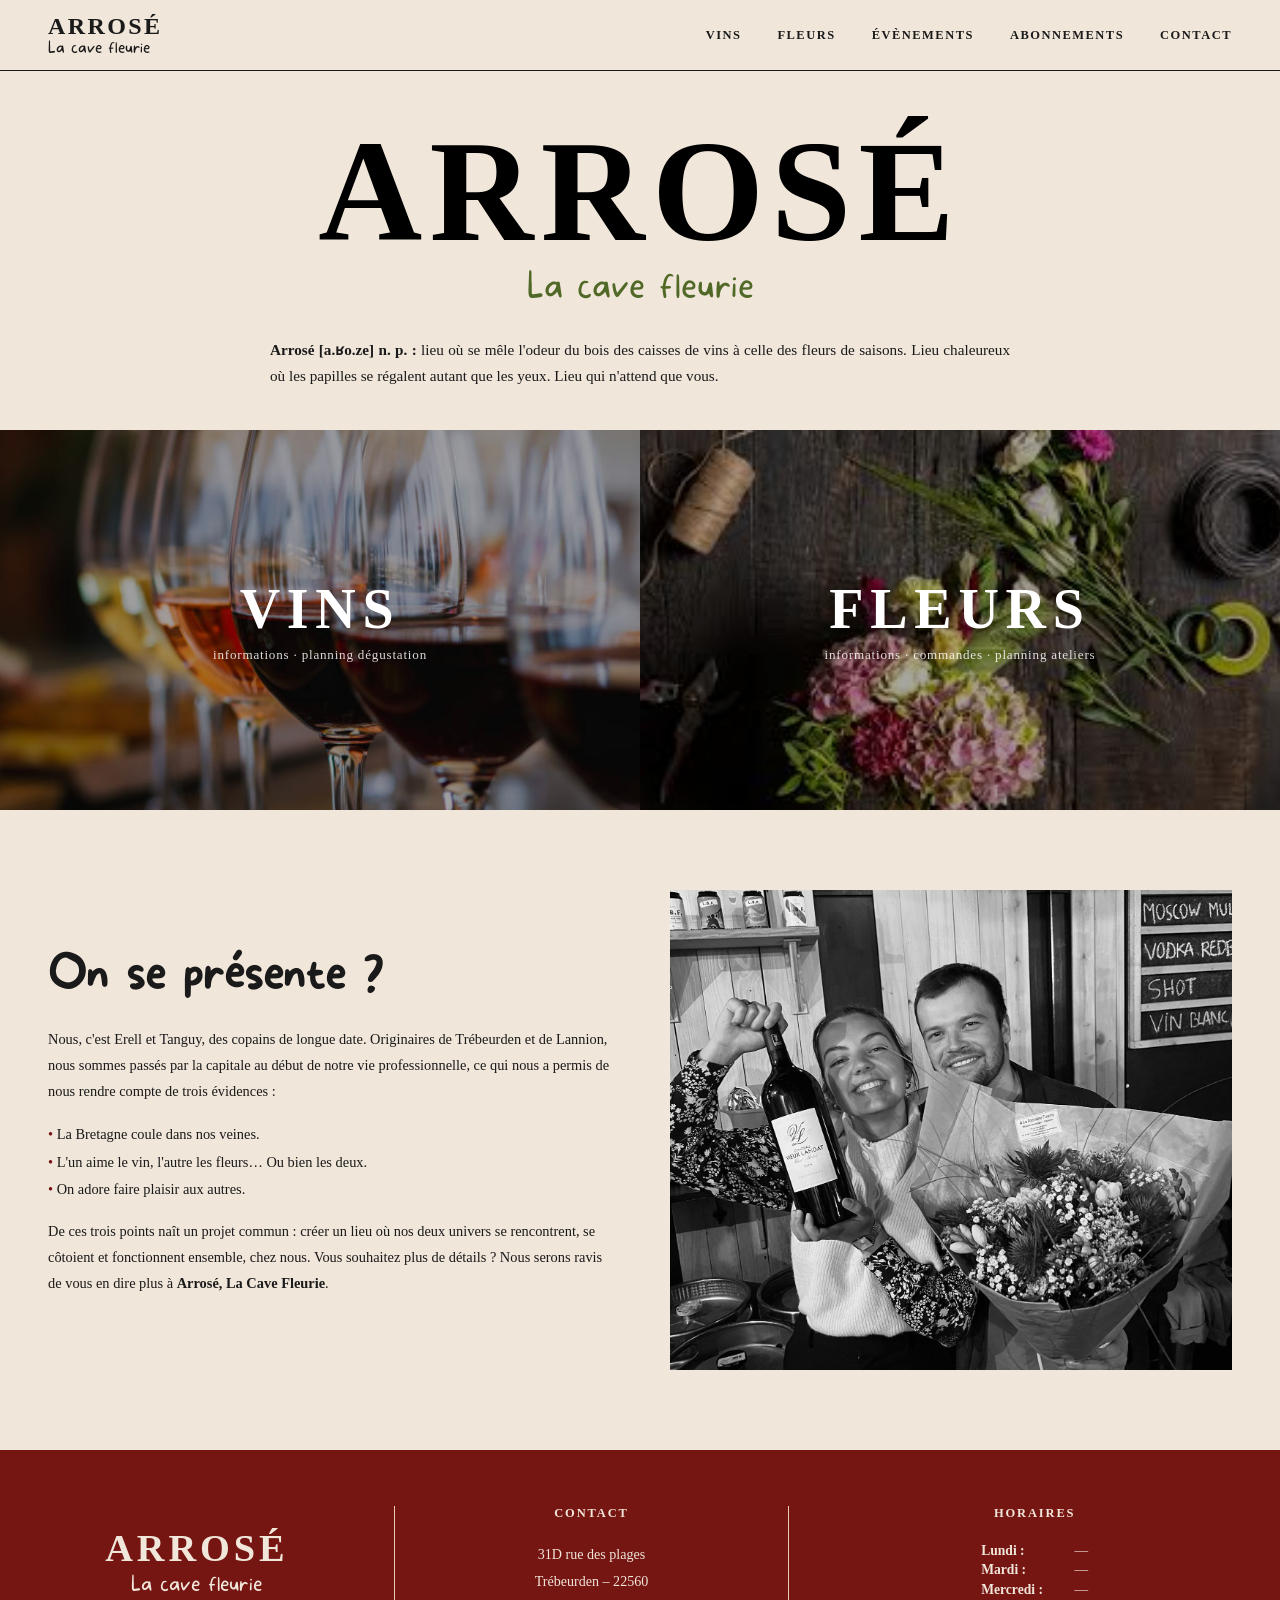
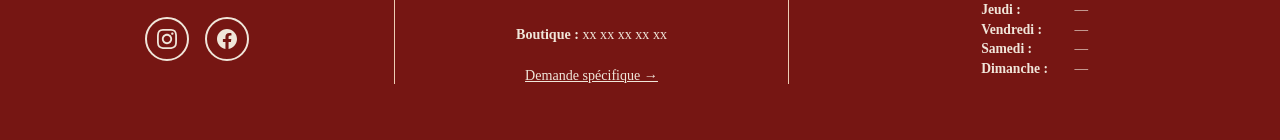
<file: index.html>
<!DOCTYPE html>
<html lang="fr">

<head>
  <meta charset="UTF-8" />
  <meta name="viewport" content="width=device-width, initial-scale=1.0" />
  <title>Arrosé – La cave fleurie</title>
  <link rel="stylesheet" href="css/style.css" />
</head>

<body data-page="home">

  <div id="nav-placeholder"></div>

  <!-- Hero -->
  <section class="hero">
    <h1>ARROSÉ</h1>
    <p class="hero-sub">La cave fleurie</p>
    <p class="hero-definition">
      <strong>Arrosé [a.ʁo.ze] n. p. :</strong> lieu où se mêle l'odeur du bois des caisses de vins à celle des fleurs
      de saisons. Lieu chaleureux où les papilles se régalent autant que les yeux. Lieu qui n'attend que vous.
    </p>
  </section>

  <!-- Cartes Vins / Fleurs -->
  <div class="hero-grid">
    <a class="hero-card" href="vins.html">
      <img class="hero-card-bg" src="images/vins.jpg" alt="Vins" />
      <div class="hero-card-overlay">
        <span class="hero-card-title">VINS</span>
        <span class="hero-card-sub">informations · planning dégustation</span>
      </div>
    </a>
    <a class="hero-card" href="fleurs.html">
      <img class="hero-card-bg" src="images/fleurs.jpeg" alt="Fleurs" />
      <div class="hero-card-overlay">
        <span class="hero-card-title">FLEURS</span>
        <span class="hero-card-sub">informations · commandes · planning ateliers</span>
      </div>
    </a>
  </div>

  <!-- Présentation -->
  <section class="section-presentation">
    <div>
      <h2>On se présente ?</h2>
      <p>Nous, c'est Erell et Tanguy, des copains de longue date. Originaires de Trébeurden et de Lannion, nous sommes
        passés par la capitale au début de notre vie professionnelle, ce qui nous a permis de nous rendre compte de
        trois évidences :</p>
      <ul>
        <li>La Bretagne coule dans nos veines.</li>
        <li>L'un aime le vin, l'autre les fleurs… Ou bien les deux.</li>
        <li>On adore faire plaisir aux autres.</li>
      </ul>
      <p>De ces trois points naît un projet commun : créer un lieu où nos deux univers se rencontrent, se côtoient et
        fonctionnent ensemble, chez nous. Vous souhaitez plus de détails ? Nous serons ravis de vous en dire plus à
        <b>Arrosé, La Cave Fleurie</b>.</p>
    </div>
    <img src="images/erell_tanguy.jpg" alt="Erell et Tanguy" class="pres-photo" />
  </section>

  <!-- Ils nous font confiance / Avis 
  <div class="social-strip">
    <div class="social-card label">Ils nous font confiance</div>
    <div class="social-card">Hôtel de la Côte</div>
    <div class="social-card">Avis Google</div>
    <div class="social-card">Restaurant Le Port</div>
    <div class="social-card">La Maison Bretonne</div>
  </div>
-->
  <div id="footer-placeholder"></div>

  <script src="js/components.js"></script>
</body>

</html>
</file>
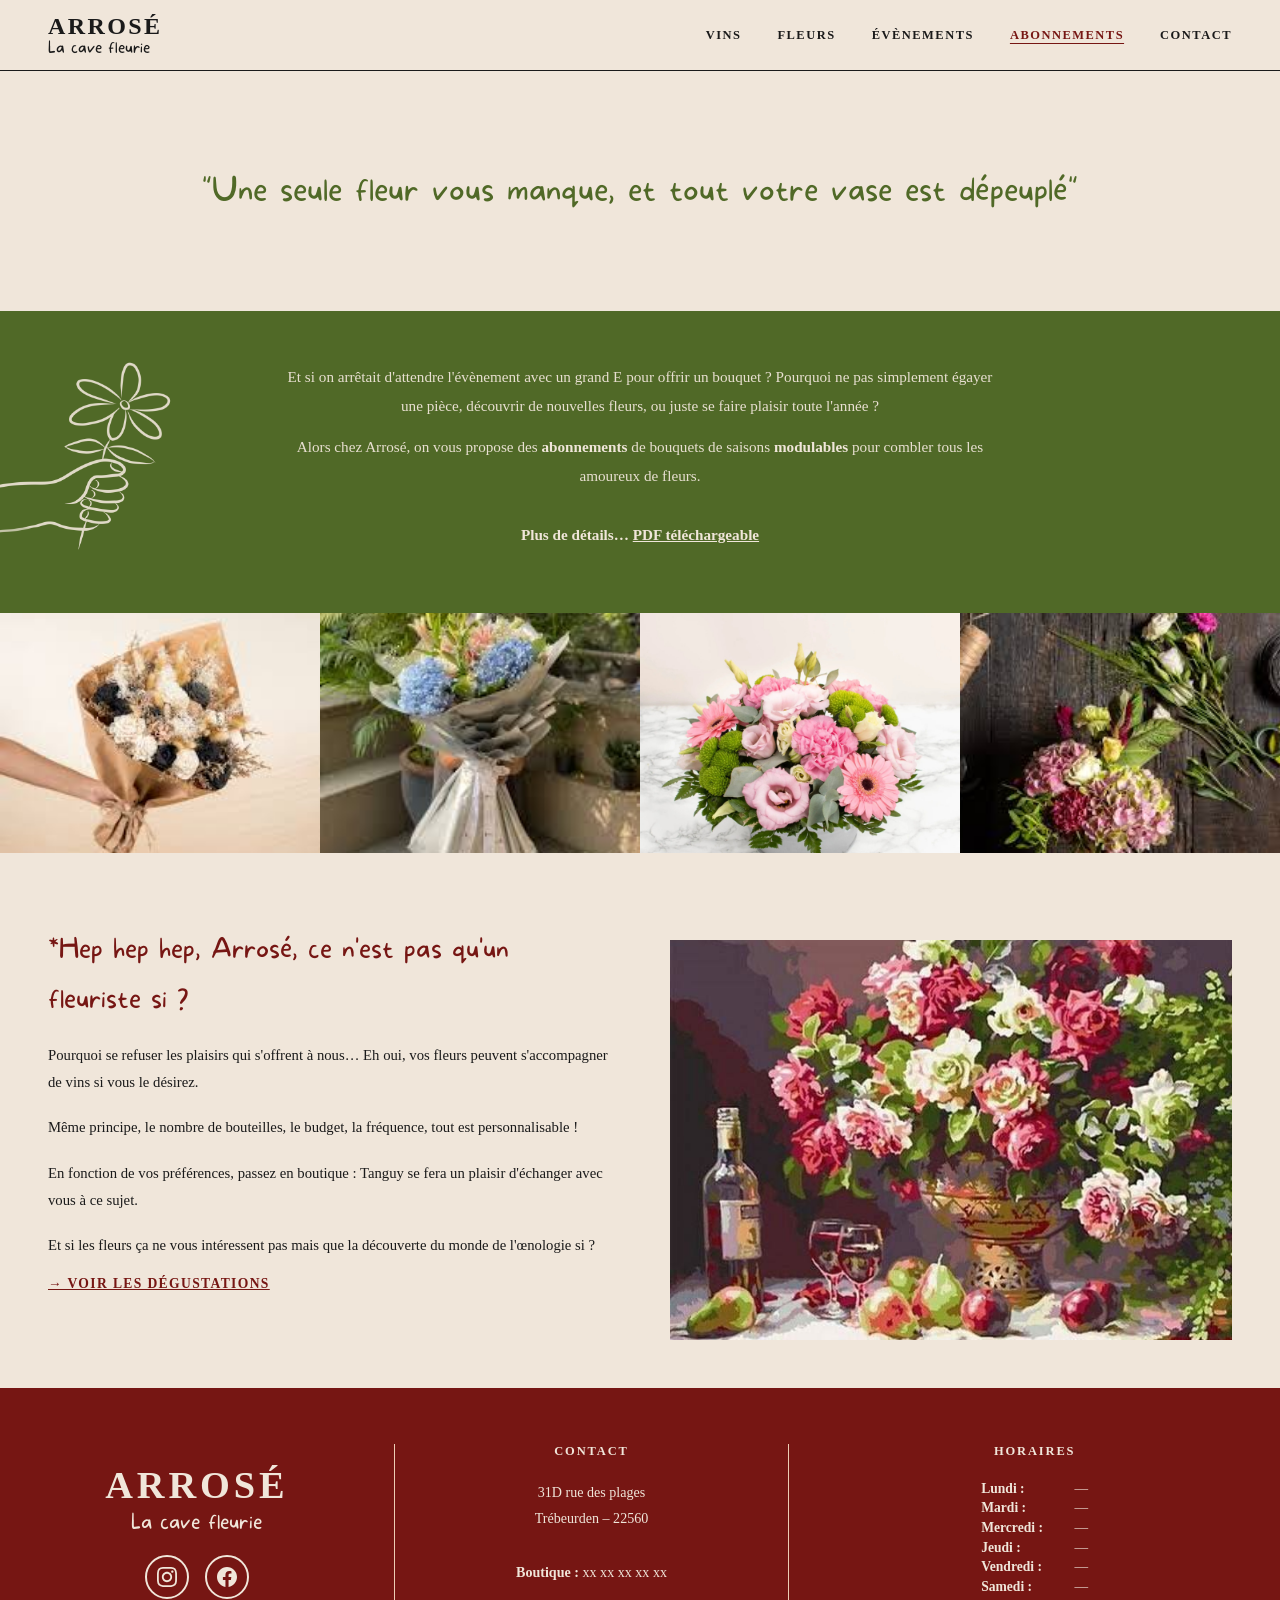
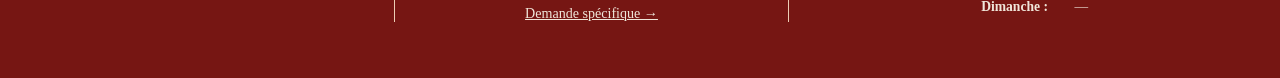
<file: abonnements.html>
<!DOCTYPE html>
<html lang="fr">

<head>
  <meta charset="UTF-8" />
  <meta name="viewport" content="width=device-width, initial-scale=1.0" />
  <title>Abonnements – Arrosé</title>
  <link rel="stylesheet" href="css/style.css" />
</head>

<body data-page="abonnements">

  <div id="nav-placeholder"></div>


  <!-- Citation -->
  <p class="abonnement-quote" style="margin-top: 40px; margin-bottom: 40px;">
    "Une seule fleur vous manque, et tout votre vase est dépeuplé"
  </p>

  <!-- Description abonnements fleurs -->
  <div class="abonnement-desc abonnement-desc-wrapper">
    <img src="illus/fleur_creme.png" alt="" class="abonnement-fleur" aria-hidden="true" />
    <p>Et si on arrêtait d'attendre l'évènement avec un grand E pour offrir un bouquet ? Pourquoi ne pas simplement
      égayer une pièce, découvrir de nouvelles fleurs, ou juste se faire plaisir toute l'année ?</p>
    <p>Alors chez Arrosé, on vous propose des <strong>abonnements</strong> de bouquets de saisons
      <strong>modulables</strong> pour
      combler tous les amoureux de fleurs.</p>
    <br />
    <p><strong>Plus de détails… <a href="#">PDF téléchargeable</a></strong></p>
  </div>

  <!-- Photos bouquets -->
  <div class="abonnement-photos">
    <!-- Remplacer par de vraies images : <img src="images/bouquet1.jpg" alt="Bouquet" /> -->
    <div class="ph-green"> <img src="images/bouquet.jpeg" alt="Bouquet" /></div>
    <div class="ph-green"> <img src="images/bouquet-saison.jpeg" alt="Bouquet" /></div>
    <div class="ph-green"> <img src="images/composition-florale.jpg" alt="Bouquet" /></div>
    <div class="ph-green"> <img src="images/fleurs.jpeg" alt="Bouquet" /></div>
  </div>

  <!-- Abonnement vins aussi -->
  <section class="section">
    <div class="section-2col">
      <div>
        <p class="vin-abt-note" style="font-size: 20pt;">*Hep hep hep, Arrosé, ce n'est pas qu'un fleuriste si ?</p>
        <p>Pourquoi se refuser les plaisirs qui s'offrent à nous… Eh oui, vos fleurs peuvent s'accompagner de vins si
          vous le désirez.</p>
        <p>Même principe, le nombre de bouteilles, le budget, la fréquence, tout est personnalisable !</p>
        <p>En fonction de vos préférences, passez en boutique : Tanguy se fera un plaisir d'échanger avec vous à ce
          sujet.</p>
        <p>Et si les fleurs ça ne vous intéressent pas mais que la découverte du monde de l'œnologie si ? <a
            class="cta-link" href="vins.html">→ Voir les dégustations</a></p>
      </div>
      <div class="ph" style="height:360px;"><img src="images/fleurs-vin.jpg" alt="Fleurs et vin" /></div>
    </div>
  </section>

  <div id="footer-placeholder"></div>
  <script src="js/components.js"></script>
</body>

</html>
</file>
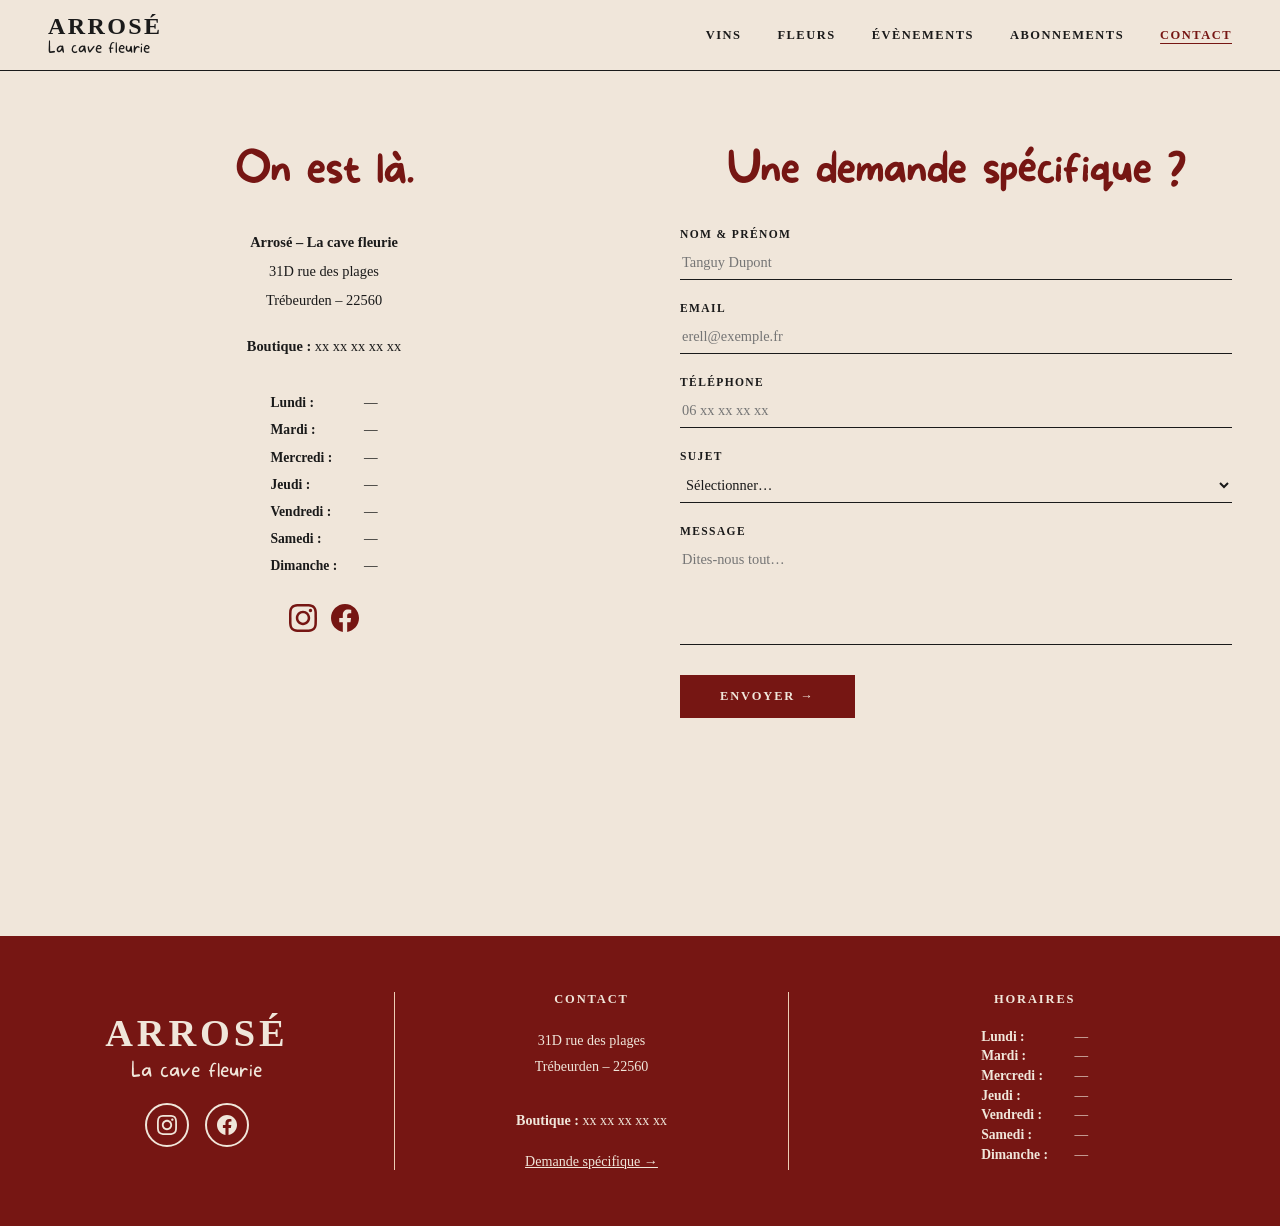
<file: contact.html>
<!DOCTYPE html>
<html lang="fr">

<head>
  <meta charset="UTF-8" />
  <meta name="viewport" content="width=device-width, initial-scale=1.0" />
  <title>Contact – Arrosé</title>
  <link rel="stylesheet" href="css/style.css" />
</head>

<body data-page="contact">

  <div id="nav-placeholder"></div>

  <div class="contact-grid">

    <!-- Infos boutique -->
    <div class="contact-info">
      <h2>On est là.</h2>
      <p>
        <strong>Arrosé – La cave fleurie</strong><br />
        31D rue des plages<br />
        Trébeurden – 22560
      </p>
      <br />
      <p><strong>Boutique :</strong> xx xx xx xx xx</p>

      <div class="horaires">
        <span>Lundi :</span> —<br />
        <span>Mardi :</span> —<br />
        <span>Mercredi :</span> —<br />
        <span>Jeudi :</span> —<br />
        <span>Vendredi :</span> —<br />
        <span>Samedi :</span> —<br />
        <span>Dimanche :</span> —
      </div>

      <!-- Réseaux sociaux — remplace les href par tes vrais liens -->
      <div class="contact-socials">
        <a href="https://www.instagram.com/arrose.lacavefleurie/" aria-label="Instagram" target="_blank" rel="noopener">
          <svg viewBox="0 0 24 24">
            <path
              d="M12 2.163c3.204 0 3.584.012 4.85.07 3.252.148 4.771 1.691 4.919 4.919.058 1.265.069 1.645.069 4.849 0 3.205-.012 3.584-.069 4.849-.149 3.225-1.664 4.771-4.919 4.919-1.266.058-1.644.07-4.85.07-3.204 0-3.584-.012-4.849-.07-3.26-.149-4.771-1.699-4.919-4.92-.058-1.265-.07-1.644-.07-4.849 0-3.204.013-3.583.07-4.849.149-3.227 1.664-4.771 4.919-4.919 1.266-.057 1.645-.069 4.849-.069zm0-2.163c-3.259 0-3.667.014-4.947.072-4.358.2-6.78 2.618-6.98 6.98-.059 1.281-.073 1.689-.073 4.948 0 3.259.014 3.668.072 4.948.2 4.358 2.618 6.78 6.98 6.98 1.281.058 1.689.072 4.948.072 3.259 0 3.668-.014 4.948-.072 4.354-.2 6.782-2.618 6.979-6.98.059-1.28.073-1.689.073-4.948 0-3.259-.014-3.667-.072-4.947-.196-4.354-2.617-6.78-6.979-6.98-1.281-.059-1.69-.073-4.949-.073zm0 5.838c-3.403 0-6.162 2.759-6.162 6.162s2.759 6.163 6.162 6.163 6.162-2.759 6.162-6.163c0-3.403-2.759-6.162-6.162-6.162zm0 10.162c-2.209 0-4-1.79-4-4 0-2.209 1.791-4 4-4s4 1.791 4 4c0 2.21-1.791 4-4 4zm6.406-11.845c-.796 0-1.441.645-1.441 1.44s.645 1.44 1.441 1.44c.795 0 1.439-.645 1.439-1.44s-.644-1.44-1.439-1.44z" />
          </svg>
        </a>
        <!-- Remplace le href par ton lien Facebook -->
        <a href="https://www.facebook.com/VOTRE_PAGE" aria-label="Facebook" target="_blank" rel="noopener">
          <svg viewBox="0 0 24 24">
            <path
              d="M24 12.073c0-6.627-5.373-12-12-12s-12 5.373-12 12c0 5.99 4.388 10.954 10.125 11.854v-8.385H7.078v-3.47h3.047V9.43c0-3.007 1.792-4.669 4.533-4.669 1.312 0 2.686.235 2.686.235v2.953H15.83c-1.491 0-1.956.925-1.956 1.874v2.25h3.328l-.532 3.47h-2.796v8.385C19.612 23.027 24 18.062 24 12.073z" />
          </svg>
        </a>
      </div>

      <!-- Google Maps -->
      <div class="contact-map">
        <iframe
          src="https://www.google.com/maps/embed?pb=!1m18!1m12!1m3!1d5259.282262153646!2d-3.5733172229332193!3d48.76964917132037!2m3!1f0!2f0!3f0!3m2!1i1024!2i768!4f13.1!3m3!1m2!1s0x4813d31160fc229b%3A0xb0fa1f7423076555!2s31d%20Rue%20des%20Plages%2C%2022560%20Tr%C3%A9beurden%2C%20France!5e0!3m2!1sfr!2sus!4v1773260634125!5m2!1sfr!2sus"
          width="100%" height="200" style="border:0; border-radius: 13px; display: block;" allowfullscreen=""
          loading="lazy" referrerpolicy="no-referrer-when-downgrade" title="Arrosé – La cave fleurie">
        </iframe>
      </div>

    </div>

    <!-- Formulaire — inchangé -->
    <div>
      <h2>Une demande spécifique ?</h2>
      <form id="contact-form" action="https://formspree.io/f/VOTRE_ID" method="POST">

        <div class="form-field">
          <label for="nom">Nom &amp; Prénom</label>
          <input type="text" id="nom" name="nom" placeholder="Tanguy Dupont" required />
        </div>

        <div class="form-field">
          <label for="email">Email</label>
          <input type="email" id="email" name="email" placeholder="erell@exemple.fr" required />
        </div>

        <div class="form-field">
          <label for="telephone">Téléphone</label>
          <input type="tel" id="telephone" name="telephone" placeholder="06 xx xx xx xx" />
        </div>

        <div class="form-field">
          <label for="sujet">Sujet</label>
          <select id="sujet" name="sujet" required>
            <option value="">Sélectionner…</option>
            <option value="degustation">Dégustation sur mesure</option>
            <option value="fleurs">Commande de fleurs</option>
            <option value="evenement">Évènement (mariage, deuil…)</option>
            <option value="abonnement">Abonnement</option>
            <option value="partenariat">Partenariat</option>
            <option value="autre">Autre</option>
          </select>
        </div>

        <div class="form-field">
          <label for="message">Message</label>
          <textarea id="message" name="message" rows="5" placeholder="Dites-nous tout…" required></textarea>
        </div>

        <button type="submit" class="contact-btn-submit">Envoyer →</button>
        <p class="contact-form-success" id="contact-form-success">✓ Message envoyé ! On vous répond très vite.</p>
      </form>
    </div>
  </div>

  <div id="footer-placeholder"></div>

  <script src="js/components.js"></script>
  <script>
    const form = document.getElementById('contact-form');
    const success = document.getElementById('contact-form-success');
    form.addEventListener('submit', async (e) => {
      e.preventDefault();
      const data = new FormData(form);
      const res = await fetch(form.action, {
        method: 'POST',
        body: data,
        headers: {
          'Accept': 'application/json'
        }
      });
      if (res.ok) {
        form.reset();
        success.style.display = 'block';
      }
    });
  </script>
</body>

</html>
</file>
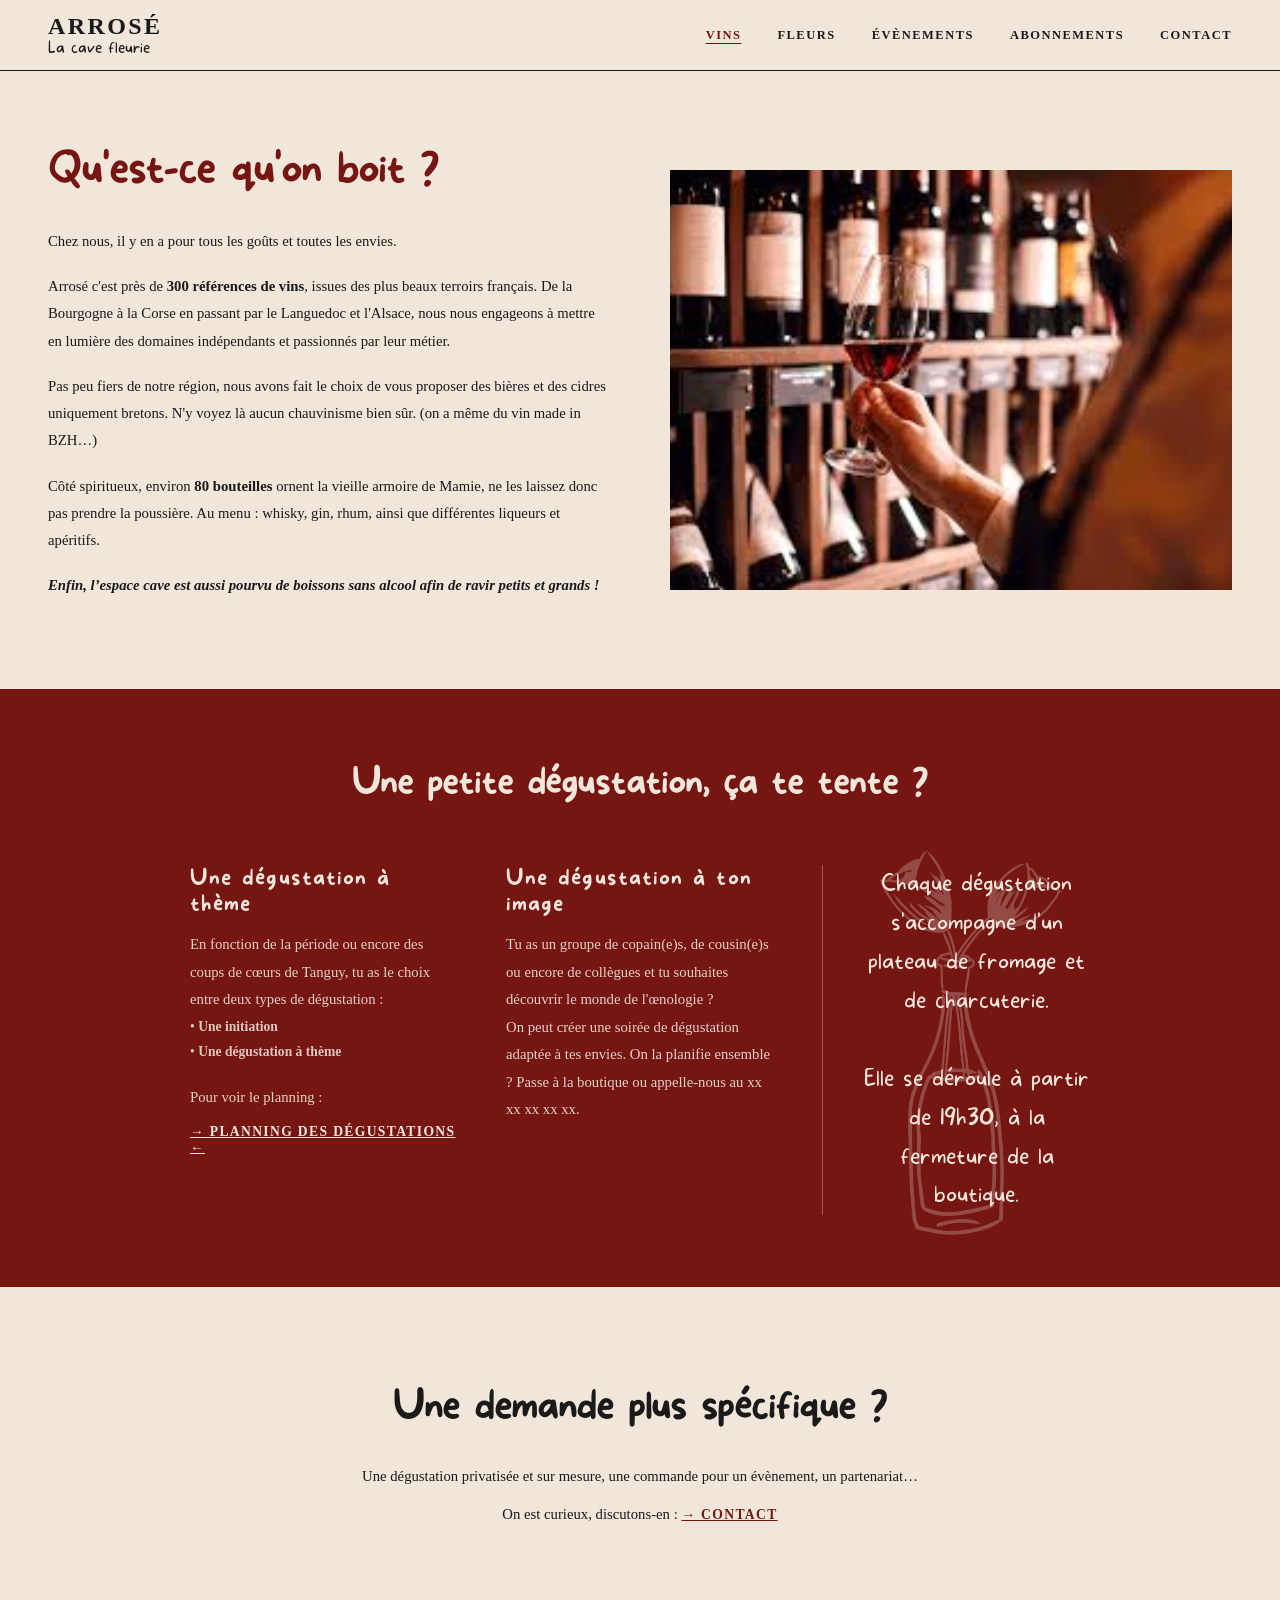
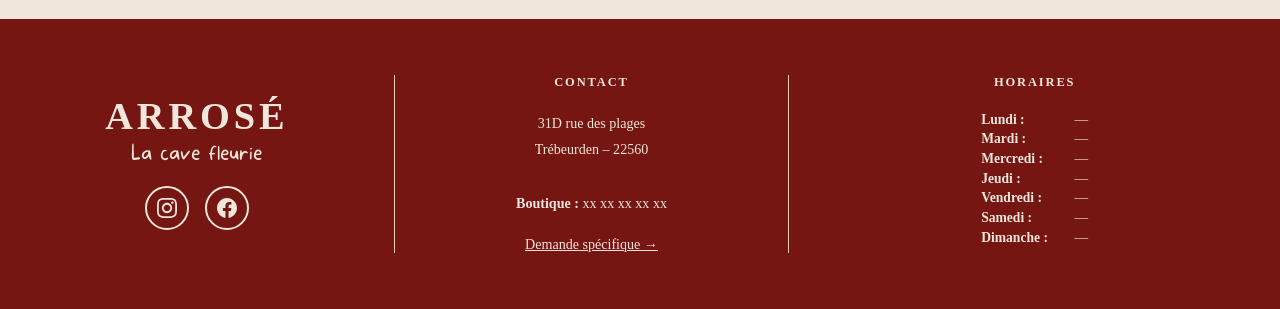
<file: vins.html>
<!DOCTYPE html>
<html lang="fr">

<head>
  <meta charset="UTF-8" />
  <meta name="viewport" content="width=device-width, initial-scale=1.0" />
  <title>Vins – Arrosé</title>
  <link rel="stylesheet" href="css/style.css" />
</head>

<body data-page="vins">

  <div id="nav-placeholder"></div>

  <!-- Qu'est-ce qu'on boit ? -->
  <section class="section">
    <div class="section-2col">
      <div>
        <h2>Qu'est-ce qu'on boit ?</h2>
        <p>Chez nous, il y en a pour tous les goûts et toutes les envies.</p>
        <p>Arrosé c'est près de <strong>300 références de vins</strong>, issues des plus beaux terroirs français. De la
          Bourgogne à la Corse en passant par le Languedoc et l'Alsace, nous nous engageons à mettre en lumière des
          domaines indépendants et passionnés par leur métier.</p>
        <p>Pas peu fiers de notre région, nous avons fait le choix de vous proposer des bières et des cidres uniquement
          bretons. N'y voyez là aucun chauvinisme bien sûr. (on a même du vin made in BZH…)</p>
        <p>Côté spiritueux, environ <strong>80 bouteilles</strong> ornent la vieille armoire de Mamie, ne les laissez
          donc pas prendre la poussière. Au menu : whisky, gin, rhum, ainsi que différentes liqueurs et apéritifs.</p>
        <p><b><i>Enfin, l’espace cave est aussi pourvu de boissons sans alcool afin de ravir petits et grands !</i></b>
        </p>
      </div>
      <img src="images/cave.jpeg" alt="Cave à vins" style="height:420px; object-fit:cover;" />
    </div>
  </section>

  <!-- Une petite dégustation ? -->
  <section class="section-dark degu-section-wrapper">
    <img src="illus/bouteille_creme.png" alt="" class="degu-bouteille" aria-hidden="true" />
    <div class="degu-section-content">
      <h2 style="font-family: var(--font-hand); text-transform: none; letter-spacing: 0; margin-bottom: 60px;">Une
        petite
        dégustation, ça te
        tente ?</h2>
      <div class="degu-cards">
        <div class="degu-card">
          <h3>Une dégustation à thème</h3>
          <p>En fonction de la période ou encore des coups de cœurs de Tanguy, tu as le choix entre deux types de
            dégustation :</p>
          <ul>
            <li><strong>Une initiation</strong></li>
            <li><strong>Une dégustation à thème</strong></li>
          </ul>
          <br />
          <p>Pour voir le planning :</p>
          <a class="cta-link cta-link-beige" href="docs/planning-degustations.pdf" target="_blank">→ Planning des
            dégustations ←</a>
        </div>
        <div class="degu-card">
          <h3>Une dégustation à ton image</h3>
          <p>Tu as un groupe de copain(e)s, de cousin(e)s ou encore de collègues et tu souhaites découvrir le monde de
            l'œnologie ?</p>
          <p>On peut créer une soirée de dégustation adaptée à tes envies. On la planifie ensemble ? Passe à la boutique
            ou appelle-nous au xx xx xx xx xx.</p>
        </div>
        <div class="degu-aside" style="display: flex; align-items: center; justify-content: center;">
          <span style="font-size: 1.3em;">
            Chaque dégustation s'accompagne d'un plateau de fromage et de charcuterie.<br /><br />
            Elle se déroule à partir de 19h30, à la fermeture de la boutique.
          </span>
        </div>
      </div>
    </div>
  </section>

  <!-- Calendrier dégustations
  <section class="section-dark" style="padding-top: 0;" id="calendrier-degustations">
    <h2>Calendrier des dégustations – xx € / personne</h2>
    <p style="color:rgba(240,230,218,.8); font-size:.85rem; margin-bottom:32px;">
      Réservation par téléphone au xx xx xx xx xx ou par mail
      <a class="cta-link cta-link-beige" href="contact.html">ici</a>
    </p>
    <div class="calendrier-grid">
      <div class="cal-month">
        <h4>Septembre 2026</h4>
        <ul><li>xx/xx : bla bla (8 places)</li><li>xx/xx : bla bla (8 places)</li></ul>
      </div>
      <div class="cal-month">
        <h4>Octobre 2026</h4>
        <ul><li>xx/xx : bla bla (8 places)</li><li>xx/xx : bla bla (8 places)</li></ul>
      </div>
      <div class="cal-month">
        <h4>Novembre 2026</h4>
        <ul><li>xx/xx : bla bla (8 places)</li><li>xx/xx : bla bla (8 places)</li></ul>
      </div>
      <div class="cal-month">
        <h4>Décembre 2026</h4>
        <ul><li>xx/xx : bla bla (8 places)</li><li>xx/xx : bla bla (8 places)</li></ul>
      </div>
      <div class="cal-month">
        <h4>Janvier 2027</h4>
        <ul><li>xx/xx : Vins Savoie × Raclette (8 places)</li><li>xx/xx : Vins Savoie × Fondue (8 places)</li></ul>
      </div>
      <div class="cal-month">
        <h4>Février 2027</h4>
        <ul><li>xx/xx : Découverte du Rhône (8 places)</li><li>xx/xx : Découverte du Rhône (8 places)</li></ul>
      </div>
      <div class="cal-month">
        <h4>Mars 2027</h4>
        <ul><li>xx/xx : Découverte Loire (8 places)</li><li>xx/xx : Découverte Loire (8 places)</li></ul>
      </div>
      <div class="cal-month">
        <h4>Avril 2027</h4>
        <ul><li>xx/xx : bla bla (8 places)</li><li>xx/xx : bla bla (8 places)</li></ul>
      </div>
      <div class="cal-month">
        <h4>Mai 2027</h4>
        <ul><li>xx/xx : bla bla (8 places)</li><li>xx/xx : bla bla (8 places)</li></ul>
      </div>
    </div>
  </section> -->

  <!-- Demande spécifique -->
  <section class="demande-section">
    <h2>Une demande plus spécifique ?</h2>
    <div>
      <p>Une dégustation privatisée et sur mesure, une commande pour un évènement, un partenariat…</p>
      <p>On est curieux, discutons-en : <a class="cta-link" href="contact.html">→ Contact</a></p>
    </div>
  </section>

  <div id="footer-placeholder"></div>
  <script src="js/components.js"></script>
</body>

</html>
</file>
<file: css/style.css>
/* ═══════════════════════════════════════════════════
   ARROSÉ – La cave fleurie
   style.css — Styles globaux
════════════════════════════════════════════════════ */

@font-face {
  font-family: "more-sugar-regular";
  src: url("../fonts/more-sugar.regular.otf") format("opentype");
  font-weight: normal;
  font-style: normal;
}

@font-face {
  font-family: "more-sugar-thin";
  src: url("../fonts/more-sugar.thin.otf") format("opentype");
  font-weight: normal;
  font-style: normal;
}

/* ── VARIABLES ─────────────────────────────────────── */
:root {
  --beige: #f0e6da;
  --beige2: #e8dace;
  --bordeaux: #761613;
  --vert: #506927;
  --noir: #1a1a1a;
  --blanc: #ffffff;
  --font-title: "Futura";
  --font-hand: "more-sugar-thin", cursive;
}

/* ── RESET ─────────────────────────────────────────── */
*,
*::before,
*::after {
  box-sizing: border-box;
  margin: 0;
  padding: 0;
}
html {
  scroll-behavior: smooth;
}
body {
  font-family: var(--font-title);
  background: var(--beige);
  color: var(--noir);
  overflow-x: hidden;
}
a {
  text-decoration: none;
  color: inherit;
}
img {
  display: block;
  width: 100%;
}

/* ── NAV ───────────────────────────────────────────── */
nav {
  position: sticky;
  top: 0;
  z-index: 100;
  background: var(--beige);
  border-bottom: 1.5px solid var(--noir);
  display: flex;
  align-items: center;
  justify-content: space-between;
  padding: 14px 48px;
}
.nav-logo {
  display: flex;
  flex-direction: column;
  line-height: 1;
  cursor: pointer;
  text-decoration: none;
  color: var(--noir);
}
.nav-logo .logo-main {
  font-family: var(--font-title);
  font-weight: 700;
  font-size: 1.5rem;
  letter-spacing: 0.1em;
  text-transform: uppercase;
}
.nav-logo .logo-sub {
  font-family: var(--font-hand);
  font-size: 1rem;
  margin-top: 2px;
}
.nav-links {
  display: flex;
  gap: 36px;
  list-style: none;
  font-size: 0.78rem;
  font-weight: 600;
  letter-spacing: 0.12em;
  text-transform: uppercase;
}
.nav-links li a {
  cursor: pointer;
  transition: color 0.2s;
}
.nav-links li a:hover {
  color: var(--vert);
}
.nav-links li.contact a {
  font-weight: 700;
}

.nav-links li.active a {
  text-decoration: underline;
  text-underline-offset: 4px;
  color: var(--bordeaux);
}

/* ── PAGE HEADER (pages intérieures) ───────────────── */
.page-header {
  background: var(--beige);
  padding: 28px 48px 16px;
  border-bottom: 1.5px solid var(--noir);
}
.page-header a {
  display: inline-flex;
  flex-direction: column;
  line-height: 1;
  color: var(--noir);
}
.page-header .logo-main {
  font-family: var(--font-title);
  font-weight: 700;
  font-size: 1.9rem;
  letter-spacing: 0.08em;
  text-transform: uppercase;
}
.page-header .logo-sub {
  font-family: var(--font-hand);
  font-size: 1.1rem;
  margin-top: 2px;
}

/* ── SECTIONS ──────────────────────────────────────── */
.section {
  padding: 72px 48px;
  background: var(--beige);
}
.section-dark {
  background: var(--bordeaux);
  color: var(--beige);
  padding: 72px 48px;
  margin-bottom: 48px;
}
.section-green {
  background: var(--vert);
  color: var(--beige);
  padding: 72px 48px;
}

.section h2 {
  font-family: var(--font-hand);
  font-size: 2.6rem;
  color: var(--bordeaux);
  margin-bottom: 32px;
}

.section .h2-vert {
  color: var(--vert);
}
.section-dark h2,
.section-green h2 {
  font-family: var(--font-title);
  font-weight: 700;
  font-size: 2.2rem;
  letter-spacing: 0.06em;
  text-transform: uppercase;
  color: var(--beige);
  margin-bottom: 28px;
}

.section p {
  font-size: 0.92rem;
  line-height: 1.85;
  margin-bottom: 18px;
}
.section-dark p,
.section-green p {
  font-size: 0.92rem;
  line-height: 1.85;
  color: rgba(240, 230, 218, 0.9);
  margin-bottom: 12px;
}
.section p em {
  font-style: italic;
  font-size: 0.85rem;
  color: #666;
}

/* ── LAYOUT 2 COLONNES ─────────────────────────────── */
.section-2col {
  display: grid;
  grid-template-columns: 1fr 1fr;
  gap: 60px;
  align-items: center;
}
.section-2col img {
  height: 400px;
  object-fit: cover;
}

/* ── CTA LINKS ─────────────────────────────────────── */
.cta-link {
  display: inline-block;
  font-weight: 700;
  font-size: 0.85rem;
  letter-spacing: 0.1em;
  text-transform: uppercase;
  text-decoration: underline;
  color: var(--bordeaux);
  margin-top: 12px;
  cursor: pointer;
  transition: color 0.2s;
}
.cta-link:hover {
  color: var(--vert);
}
.cta-link-beige {
  color: var(--beige);
}
.cta-link-beige:hover {
  color: rgba(240, 230, 218, 0.7);
}

/* ── CARDS GRILLE ──────────────────────────────────── */
.cards-grid {
  display: grid;
  grid-template-columns: repeat(3, 1fr);
  gap: 16px;
  margin-top: 16px;
}
.card-img {
  position: relative;
  height: 280px;
  overflow: hidden;
  cursor: pointer;
}
.card-img img {
  width: 100%;
  height: 100%;
  object-fit: cover;
  filter: brightness(0.6) saturate(0.8);
  transition: transform 0.4s ease;
}
.card-img:hover img {
  transform: scale(1.06);
}
.card-img-label {
  position: absolute;
  inset: 0;
  display: flex;
  align-items: center;
  justify-content: center;
  font-family: var(--font-title);
  font-weight: 700;
  font-size: 1.6rem;
  letter-spacing: 0.1em;
  text-transform: uppercase;
  color: var(--blanc);
  text-align: center;
  padding: 20px;
}

/* ── CALENDRIER ────────────────────────────────────── */
.calendrier-grid {
  display: grid;
  grid-template-columns: repeat(3, 1fr);
}
.cal-month {
  padding: 24px 28px;
  border-right: 1px solid rgba(240, 230, 218, 0.2);
  border-bottom: 1px solid rgba(240, 230, 218, 0.2);
}
.cal-month:nth-child(3n) {
  border-right: none;
}
.cal-month h4 {
  font-family: var(--font-title);
  font-weight: 700;
  font-size: 0.78rem;
  letter-spacing: 0.12em;
  text-transform: uppercase;
  text-decoration: underline;
  margin-bottom: 10px;
  color: var(--beige);
}
.cal-month ul {
  list-style: none;
}
.cal-month ul li {
  font-size: 0.82rem;
  line-height: 1.8;
  color: rgba(240, 230, 218, 0.85);
}
.cal-month ul li::before {
  content: "• ";
}

/* ── DEMANDE SPÉCIFIQUE ────────────────────────────── */
.demande-section {
  display: flex;
  flex-direction: column;
  align-items: center;
  text-align: center;
  padding: 48px 48px 90px;
  gap: 30px;
  background: var(--beige);
}
.demande-section h2 {
  font-family: var(--font-hand);
  font-size: 2.4rem;
  color: var(--noir);
  line-height: 1.3;
}
.demande-section p {
  font-size: 0.92rem;
  line-height: 1.85;
  max-width: 560px;
}

/* ── FOOTER ────────────────────────────────────────── */
footer {
  background: var(--bordeaux);
  color: var(--beige);
  display: grid;
  grid-template-columns: 1fr 1fr 1fr;
  padding: 56px 48px;
  align-items: stretch;
}
.footer-col-sep {
  border-right: 1px solid rgba(255, 233, 206, 0.867);
  padding-right: 48px;
  margin-right: 48px;
}
.footer-brand {
  text-align: center;
  display: flex;
  flex-direction: column;
  align-items: center;
  justify-content: center;
}
.footer-brand .footer-logo {
  width: 160px;
  height: auto;
  display: block;
  margin: 0 auto;
}
.footer-brand .logo-main {
  font-family: var(--font-title);
  font-weight: 700;
  font-size: 2.4rem;
  letter-spacing: 0.1em;
  text-transform: uppercase;
  line-height: 1;
}
.footer-brand .logo-sub {
  font-family: var(--font-hand);
  font-size: 1.3rem;
  margin-top: 4px;
}
.footer-socials {
  display: flex;
  gap: 16px;
  margin-top: 20px;
  justify-content: center;
}
.footer-socials a {
  width: 44px;
  height: 44px;
  border: 2px solid var(--beige);
  border-radius: 50%;
  display: flex;
  align-items: center;
  justify-content: center;
  transition:
    background 0.2s,
    border-color 0.2s;
}
.footer-socials a:hover {
  background: rgba(240, 230, 218, 0.15);
  border-color: var(--beige);
}
.footer-socials svg {
  width: 20px;
  height: 20px;
  fill: var(--beige);
}
.footer-col {
  text-align: center;
}
.footer-col h4 {
  font-family: var(--font-title);
  font-weight: 700;
  font-size: 0.78rem;
  letter-spacing: 0.15em;
  text-transform: uppercase;
  margin-bottom: 20px;
  color: var(--beige);
}
.footer-col p,
.footer-col address {
  font-size: 0.88rem;
  line-height: 1.9;
  font-style: normal;
  color: #f0e6da;
}
.footer-col a {
  color: var(--beige);
  text-decoration: underline;
  font-size: 0.88rem;
}
.footer-horaires {
  font-size: 0.85rem;
  line-height: 1.45;
  color: rgba(240, 230, 218, 0.85);
  display: inline-block;
  text-align: left;
}
.footer-horaires span {
  display: inline-block;
  min-width: 90px;
  color: var(--beige);
  font-weight: 600;
}

/* ── PLACEHOLDERS (à remplacer par vraies images) ── */
.ph {
  background: linear-gradient(135deg, #c5b8ab 0%, #9e8e7e 100%);
}
.ph-green {
  background: linear-gradient(135deg, #7a8f55 0%, #4a6020 100%);
}
.ph-dark {
  background: linear-gradient(135deg, #5a3030 0%, #2a1010 100%);
}

/* ── RESPONSIVE ────────────────────────────────────── */
@media (max-width: 900px) {
  nav {
    padding: 14px 20px;
    flex-wrap: wrap;
    gap: 12px;
  }
  .nav-links {
    gap: 14px;
    flex-wrap: wrap;
  }
  .section,
  .section-dark,
  .section-green {
    padding: 48px 20px;
  }
  .section-2col {
    grid-template-columns: 1fr;
  }
  .cards-grid {
    grid-template-columns: 1fr 1fr;
  }
  .calendrier-grid {
    grid-template-columns: 1fr 1fr;
  }
  .demande-section {
    grid-template-columns: 1fr;
    padding: 40px 20px 90px;
  }
  footer {
    grid-template-columns: 1fr 1fr;
    grid-template-rows: auto auto auto;
  }
  .footer-divider {
    display: none;
  }
  .page-header {
    padding: 20px;
  }
}
@media (max-width: 600px) {
  .cards-grid {
    grid-template-columns: 1fr;
  }
  .calendrier-grid {
    grid-template-columns: 1fr;
  }
  footer {
    grid-template-columns: 1fr;
  }
}

.demande-section {
  text-align: center;
}

.section-dark h2 {
  text-align: center;
}

/* ── NAV HAMBURGER ─────────────────────────────────── */
.nav-hamburger {
  display: none;
  flex-direction: column;
  justify-content: center;
  gap: 5px;
  background: none;
  border: none;
  cursor: pointer;
  padding: 8px;
  z-index: 1001;
}

.nav-hamburger span {
  display: block;
  width: 24px;
  height: 2px;
  background: currentColor;
  border-radius: 2px;
  transition:
    transform 0.3s ease,
    opacity 0.3s ease;
  transform-origin: center;
}

.nav-hamburger.is-open span:nth-child(1) {
  transform: translateY(7px) rotate(45deg);
}
.nav-hamburger.is-open span:nth-child(2) {
  opacity: 0;
  transform: scaleX(0);
}
.nav-hamburger.is-open span:nth-child(3) {
  transform: translateY(-7px) rotate(-45deg);
}

.nav-hamburger {
  color: inherit;
}

.nav-overlay {
  display: none;
  position: fixed;
  inset: 0;
  background: rgba(0, 0, 0, 0.45);
  z-index: 999;
  opacity: 0;
  transition: opacity 0.3s ease;
}
.nav-overlay.is-visible {
  display: block;
  opacity: 1;
}

/* ── MOBILE NAV (≤ 768px) ──────────────────────────── */
@media (max-width: 768px) {
  .nav-hamburger {
    display: flex;
  }

  .nav-links {
    position: fixed;
    top: 0;
    right: 0;
    bottom: 0;
    width: min(280px, 80vw);
    background: #506927;
    flex-direction: column;
    align-items: flex-start;
    padding: 80px 32px 40px;
    gap: 0;
    z-index: 1000;
    transform: translateX(100%);
    transition: transform 0.35s cubic-bezier(0.4, 0, 0.2, 1);
    box-shadow: -4px 0 24px rgba(0, 0, 0, 0.12);
    overflow-y: auto;
  }

  .nav-links.is-open {
    transform: translateX(0);
  }

  .nav-links li {
    width: 100%;
    border-bottom: 1px solid rgba(240, 230, 218, 0.2);
  }
  .nav-links li:last-child {
    border-bottom: none;
  }

  .nav-links a {
    display: block;
    padding: 16px 0;
    font-size: 1.05rem;
    color: #f0e6da;
  }
}

/* ── MOBILE FOOTER (≤ 768px) ──────────────────────── */
@media (max-width: 768px) {
  footer {
    display: flex;
    flex-direction: column;
    gap: 0;
    padding: 40px 24px 32px;
  }

  .footer-col-sep {
    border-right: none;
    border-bottom: 1px solid #f0e6da;
    padding-bottom: 24px;
    margin-bottom: 24px;
    padding-right: 0;
    margin-right: 0;
  }

  .footer-brand,
  .footer-col {
    width: 100%;
  }

  .footer-brand {
    text-align: center;
    align-items: center;
  }

  .footer-socials {
    justify-content: center;
  }

  address {
    font-style: normal;
    line-height: 1.7;
  }

  .footer-horaires {
    display: grid;
    grid-template-columns: auto auto;
    gap: 4px 16px;
    justify-content: center;
    text-align: left;
  }
}

/* ── TRÈS PETIT ÉCRAN (≤ 360px) ─────────────────── */
@media (max-width: 360px) {
  .nav-links {
    width: 90vw;
  }
  .logo-main {
    font-size: clamp(1.2rem, 6vw, 1.6rem);
  }
}

/* ════════════════════════════════════════════════════
   PAGE : index.html
════════════════════════════════════════════════════ */

/* ── HERO ───────────────────────────────────────── */
.hero {
  background: var(--beige);
  padding: 56px 48px 0;
  text-align: center;
}
.hero h1 {
  font-family: var(--font-title);
  font-weight: 700;
  font-size: clamp(5rem, 12vw, 9rem);
  letter-spacing: 0.05em;
  text-transform: uppercase;
  line-height: 0.9;
  position: relative;
  display: inline-block;
  color: #000000;
}
.hero-sub {
  font-family: var(--font-hand);
  font-size: clamp(1.5rem, 3vw, 2.2rem);
  margin-top: 8px;
  color: #506927;
}
.hero-definition {
  max-width: 740px;
  margin: 28px auto 0;
  font-size: 0.95rem;
  line-height: 1.75;
  text-align: justify;
}

/* ── HERO GRID ──────────────────────────────────── */
.hero-grid {
  display: grid;
  grid-template-columns: 1fr 1fr;
  margin-top: 40px;
  height: 380px;
}
.hero-card {
  position: relative;
  overflow: hidden;
  cursor: pointer;
  display: block;
  height: 100%;
}
.hero-card-bg {
  width: 100%;
  height: 100%;
  object-fit: cover;
  transition: transform 0.5s ease;
}
.hero-card:hover .hero-card-bg {
  transform: scale(1.05);
}
.hero-card-overlay {
  position: absolute;
  inset: 0;
  background: rgba(0, 0, 0, 0.35);
  display: flex;
  flex-direction: column;
  align-items: center;
  justify-content: center;
  text-align: center;
}
.hero-card-title {
  font-family: var(--font-title);
  font-weight: 700;
  font-size: clamp(2.5rem, 5vw, 3.5rem);
  letter-spacing: 0.12em;
  text-transform: uppercase;
  color: var(--blanc);
}
.hero-card-sub {
  color: rgba(255, 255, 255, 0.85);
  font-size: 0.82rem;
  letter-spacing: 0.06em;
  margin-top: 6px;
}

/* ── PRÉSENTATION ───────────────────────────────── */
.section-presentation {
  display: grid;
  grid-template-columns: 1fr 1fr;
  align-items: center;
  gap: 60px;
  padding: 80px 48px;
  background: var(--beige);
}
.section-presentation h2 {
  font-family: var(--font-hand);
  font-size: 2.8rem;
  margin-bottom: 24px;
}
.section-presentation p {
  font-size: 0.9rem;
  line-height: 1.8;
  margin-bottom: 16px;
}
.section-presentation ul {
  list-style: none;
  margin: 8px 0 16px;
}
.section-presentation ul li::before {
  content: "• ";
  color: var(--bordeaux);
}
.section-presentation ul li {
  font-size: 0.9rem;
  line-height: 1.9;
}
.pres-photo {
  width: 100%;
  height: 480px;
  object-fit: cover;
  filter: grayscale(100%);
}

/* ── SOCIAL STRIP ───────────────────────────────── */
.social-strip {
  background: var(--blanc);
  display: grid;
  grid-template-columns: repeat(5, 1fr);
  border-top: 1.5px solid #ddd;
  border-bottom: 1.5px solid #ddd;
}
.social-card {
  padding: 40px 20px;
  border-right: 1.5px solid #ddd;
  display: flex;
  align-items: center;
  justify-content: center;
  text-align: center;
  font-size: 0.85rem;
  font-weight: 600;
  min-height: 140px;
}
.social-card:last-child {
  border-right: none;
}
.social-card.label {
  font-size: 0.7rem;
  letter-spacing: 0.08em;
  text-transform: uppercase;
  color: #888;
  font-weight: 400;
}

@media (max-width: 900px) {
  .hero {
    padding: 36px 20px 0;
  }
  .hero-grid {
    grid-template-columns: 1fr;
    height: auto;
  }
  .hero-card {
    height: 220px;
  }
  .section-presentation {
    grid-template-columns: 1fr;
    padding: 40px 20px;
  }
  .pres-photo {
    height: 300px;
  }
  .social-strip {
    grid-template-columns: repeat(2, 1fr);
  }
}

/* ════════════════════════════════════════════════════
   PAGE : vins.html
════════════════════════════════════════════════════ */

/* ── DEGUSTATION SECTION WITH BOUTEILLE ────────── */
.degu-section-wrapper {
  position: relative;
  overflow: hidden;
}
.degu-section-content {
  position: relative;
  z-index: 1;
}
.degu-bouteille {
  position: absolute;
  right: -20px;
  bottom: -30px;
  height: 85%;
  width: auto;
  opacity: 0.18;
  pointer-events: none;
  z-index: 0;
}
@media (min-width: 1100px) {
  .degu-bouteille {
    right: 40px;
    bottom: -20px;
    height: 90%;
    opacity: 0.25;
  }
}

.degu-cards {
  display: grid;
  grid-template-columns: 1fr 1fr 1fr;
  gap: 48px;
  margin-top: 24px;
  max-width: 900px;
  margin-left: auto;
  margin-right: auto;
}
.degu-card h3 {
  font-family: var(--font-hand);
  font-weight: 700;
  font-size: 1.3rem;
  letter-spacing: 0.1em;
  margin-bottom: 14px;
  color: var(--beige);
}
.degu-card p {
  margin-bottom: 1px;
}
.degu-card ul {
  list-style: none;
  margin: 2px 0;
}
.degu-card ul li {
  font-size: 0.85rem;
  line-height: 1.8;
  color: rgba(240, 230, 218, 0.85);
}
.degu-card ul li::before {
  content: "• ";
}
.degu-aside {
  font-family: var(--font-hand);
  font-size: 1.1rem;
  line-height: 1.7;
  text-align: center;
  color: var(--beige);
  border-left: 1px solid rgba(240, 230, 218, 0.3);
  padding-left: 40px;
}

@media (max-width: 900px) {
  .degu-bouteille {
    right: -40px;
    bottom: -40px;
    height: 55%;
    opacity: 0.12;
  }
  .degu-cards {
    grid-template-columns: 1fr;
    gap: 24px;
    max-width: 100%;
  }
  .degu-aside {
    border-left: none;
    border-top: 1px solid rgba(240, 230, 218, 0.3);
    padding-left: 0;
    padding-top: 24px;
  }
}

/* ════════════════════════════════════════════════════
   PAGE : fleurs.html
════════════════════════════════════════════════════ */

body[data-page="fleurs"] {
  cursor: url("images/curseur-fleur.png"), auto;
}

/* ── SECTION INSCRIPTION CENTRÉE ───────────────── */
.demande-section-inscription {
  display: flex;
  flex-direction: column;
  align-items: center;
  text-align: center;
  padding: 72px 48px;
  gap: 30px;
}
.demande-section-inscription h2 {
  text-align: center;
  font-family: "more-sugar-thin";
  color: var(--vert);
  font-size: 35pt;
  width: 100%;
  margin-bottom: 0;
}
.demande-section-inscription > p {
  max-width: 560px;
  font-size: 1.05rem;
  line-height: 1.75;
  margin: 0;
}

/* ── FLEUR ILLUSTRATION INSCRIPTION ────────────── */
.inscription-wrapper {
  position: relative;
  overflow: hidden;
}
.inscription-fleur {
  position: absolute;
  right: -30px;
  bottom: -40px;
  height: 70%;
  width: auto;
  opacity: 0.15;
  pointer-events: none;
  z-index: 0;
}
.inscription-wrapper > *:not(.inscription-fleur) {
  position: relative;
  z-index: 1;
}
@media (min-width: 1100px) {
  .inscription-fleur {
    right: 30px;
    bottom: -30px;
    height: 75%;
    opacity: 0.9;
  }
}
@media (max-width: 900px) {
  .inscription-fleur {
    right: -50px;
    bottom: -50px;
    height: 50%;
    opacity: 0.15;
  }
}

/* ── GRILLES ATELIERS ───────────────────────────── */
.ateliers-title {
  text-align: center;
}
.ateliers-grid {
  display: grid;
  grid-template-columns: repeat(3, 1fr);
  gap: 16px;
  margin-top: 16px;
}
.ateliers-row2 {
  display: grid;
  grid-template-columns: repeat(2, 1fr);
  gap: 16px;
  margin-top: 16px;
  max-width: 66.66%;
  margin-left: auto;
  margin-right: auto;
}

/* ── CARTES ATELIERS AVEC HOVER ─────────────────── */
.card-img img.card-bg {
  position: absolute;
  inset: 0;
  width: 100%;
  height: 100%;
  object-fit: cover;
  display: block;
  z-index: 0;
}
.card-img .card-hover {
  position: absolute;
  inset: 0;
  background: rgba(32, 42, 12, 0.88);
  display: flex;
  align-items: center;
  justify-content: center;
  padding: 20px;
  opacity: 0;
  transition: opacity 0.3s ease;
  z-index: 2;
}
.card-img:hover .card-hover {
  opacity: 1;
}
.card-hover p {
  color: #f0e6da;
  font-size: 0.88rem;
  line-height: 1.55;
  text-align: center;
  margin: 0;
}
.card-img-label {
  position: absolute;
  inset: 0;
  display: flex;
  align-items: center;
  justify-content: center;
  text-align: center;
  transition: opacity 0.3s ease;
  z-index: 1;
}
.card-img:hover .card-img-label {
  opacity: 0;
}

/* ── FORMULAIRE INSCRIPTION ─────────────────────── */
.inscription-form {
  margin-top: 16px;
  display: grid;
  grid-template-columns: 1fr 1fr;
  gap: 18px;
  max-width: 640px;
  margin-left: auto;
  margin-right: auto;
  text-align: left;
}
.inscription-form .field-full {
  grid-column: 1 / -1;
}
.inscription-form label {
  display: block;
  font-size: 0.78rem;
  letter-spacing: 0.08em;
  text-transform: uppercase;
  margin-bottom: 6px;
  opacity: 0.75;
}
.inscription-form input,
.inscription-form select,
.inscription-form textarea {
  width: 100%;
  padding: 12px 14px;
  border: 1px solid rgba(80, 105, 39, 0.35);
  border-radius: 4px;
  background: rgba(80, 105, 39, 0.05);
  font-size: 0.92rem;
  font-family: inherit;
  color: inherit;
  outline: none;
  transition:
    border-color 0.2s ease,
    background 0.2s ease;
  box-sizing: border-box;
}
.inscription-form input:focus,
.inscription-form select:focus,
.inscription-form textarea:focus {
  border-color: #506927;
  background: rgba(80, 105, 39, 0.08);
}
.inscription-form textarea {
  resize: vertical;
  min-height: 110px;
}
.inscription-form select {
  appearance: none;
  background-image: url("data:image/svg+xml,%3Csvg xmlns='http://www.w3.org/2000/svg' width='12' height='8' viewBox='0 0 12 8'%3E%3Cpath d='M1 1l5 5 5-5' stroke='%23506927' stroke-width='1.5' fill='none' stroke-linecap='round'/%3E%3C/svg%3E");
  background-repeat: no-repeat;
  background-position: right 14px center;
  padding-right: 36px;
  cursor: pointer;
}
.btn-submit {
  grid-column: 1 / -1;
  display: inline-flex;
  align-items: center;
  justify-content: center;
  gap: 8px;
  background: #506927;
  color: #f0e6da;
  border: none;
  padding: 14px 32px;
  font-size: 0.88rem;
  letter-spacing: 0.1em;
  text-transform: uppercase;
  cursor: pointer;
  border-radius: 3px;
  transition:
    background 0.2s ease,
    transform 0.15s ease;
  font-family: inherit;
}
.btn-submit:hover {
  background: #3e5220;
  transform: translateY(-1px);
}
.btn-submit:active {
  transform: translateY(0);
}
.form-success {
  display: none;
  margin-top: 20px;
  padding: 14px 20px;
  background: rgba(80, 105, 39, 0.1);
  border-left: 3px solid #506927;
  border-radius: 3px;
  font-size: 0.92rem;
  color: #506927;
  max-width: 640px;
  margin-left: auto;
  margin-right: auto;
}

@media (max-width: 900px) {
  .ateliers-grid {
    grid-template-columns: 1fr 1fr;
  }
  .ateliers-row2 {
    max-width: 100%;
  }
}
@media (max-width: 600px) {
  .ateliers-grid {
    grid-template-columns: 1fr;
  }
  .ateliers-row2 {
    grid-template-columns: 1fr;
  }
  .inscription-form {
    grid-template-columns: 1fr;
  }
  .demande-section {
    padding: 40px 24px 90px;
  }
}
@media (hover: none) {
  .card-img .card-hover {
    opacity: 0;
    pointer-events: none;
  }
  .card-img.tapped .card-hover {
    opacity: 1;
  }
  .card-img.tapped .card-img-label {
    opacity: 0;
  }
}

/* ════════════════════════════════════════════════════
   PAGE : contact.html
════════════════════════════════════════════════════ */
.contact-grid {
  display: grid;
  grid-template-columns: 1fr 1fr;
  gap: 80px;
  padding: 72px 48px;
  background: var(--beige);
}
.contact-grid h2 {
  font-family: var(--font-hand);
  font-size: 2.6rem;
  color: var(--bordeaux);
  margin-bottom: 32px;
}
.contact-info p {
  font-size: 0.9rem;
  line-height: 2;
  margin-bottom: 0;
}
.contact-info .horaires {
  margin-top: 28px;
  font-size: 0.85rem;
  line-height: 2;
}
.contact-info .horaires span {
  display: inline-block;
  min-width: 90px;
  font-weight: 700;
}
.contact-socials {
  display: flex;
  gap: 14px;
  margin-top: 24px;
}
.contact-socials a svg {
  width: 28px;
  height: 28px;
  fill: var(--bordeaux);
  transition: fill 0.2s;
}
.contact-socials a:hover svg {
  fill: var(--vert);
}
.form-field {
  display: flex;
  flex-direction: column;
  gap: 6px;
  margin-bottom: 22px;
}
.form-field label {
  font-size: 0.72rem;
  font-weight: 700;
  letter-spacing: 0.12em;
  text-transform: uppercase;
}
.form-field input,
.form-field textarea,
.form-field select {
  background: transparent;
  border: none;
  border-bottom: 1.5px solid var(--noir);
  padding: 8px 2px;
  font-family: var(--font-title);
  font-size: 0.9rem;
  color: var(--noir);
  outline: none;
  resize: none;
  transition: border-color 0.2s;
  width: 100%;
}
.form-field input:focus,
.form-field textarea:focus,
.form-field select:focus {
  border-bottom-color: var(--bordeaux);
}
.form-field select {
  background: var(--beige);
  cursor: pointer;
}
.contact-btn-submit {
  background: var(--bordeaux);
  color: var(--beige);
  border: none;
  padding: 14px 40px;
  font-family: var(--font-title);
  font-size: 0.78rem;
  font-weight: 700;
  letter-spacing: 0.15em;
  text-transform: uppercase;
  cursor: pointer;
  transition: background 0.2s;
  margin-top: 8px;
}
.contact-btn-submit:hover {
  background: #5a0f0d;
}
.contact-form-success {
  display: none;
  color: var(--vert);
  font-weight: 600;
  margin-top: 16px;
  font-size: 0.9rem;
}

@media (max-width: 900px) {
  .contact-grid {
    grid-template-columns: 1fr;
    padding: 40px 20px;
    gap: 40px;
    text-align: center;
  }
}

.contact-map {
  margin-top: 28px;
}

.contact-itineraire {
  display: inline-block;
  margin-top: 10px;
  font-size: 0.82rem;
  font-weight: 700;
  letter-spacing: 0.08em;
  text-transform: uppercase;
  color: var(--bordeaux);
  text-decoration: underline;
  transition: color 0.2s;
}

.contact-itineraire:hover {
  color: var(--vert);
}

.contact-info {
  text-align: center;
}

.contact-info .horaires {
  display: inline-block;
  text-align: left;
  margin-top: 28px;
  font-size: 0.85rem;
  line-height: 2;
}

.contact-socials {
  display: flex;
  gap: 14px;
  margin-top: 24px;
  justify-content: center;
}
.contact-grid > *:last-child {
  display: flex;
  flex-direction: column;
  align-items: center;
}

.contact-grid > *:last-child form {
  width: 100%;
  max-width: 620px;
}

/* ════════════════════════════════════════════════════
   PAGE : evenements.html
════════════════════════════════════════════════════ */
.events-intro {
  font-family: var(--font-hand);
  font-size: clamp(1.4rem, 2.5vw, 1.9rem);
  text-align: center;
  color: var(--bordeaux);
  padding: 56px 80px 0;
  line-height: 1.6;
}
.events-grid {
  display: grid;
  grid-template-columns: repeat(3, 1fr);
  gap: 16px;
}
.events-grid .card-img {
  height: 380px;
}

@media (max-width: 900px) {
  .events-intro {
    padding: 40px 20px 0;
  }
  .events-grid {
    grid-template-columns: 1fr;
  }
  .events-grid .card-img {
    height: 220px;
  }
}

/* ── GALERIES MOSAÏQUE ───────────────────────────────── */
.galerie-section {
  background: var(--vert);
  padding: 72px 48px;
  display: flex;
  flex-direction: column;
  gap: 64px;
}

.galerie-section_bis {
  background: var(--beige);
  padding: 72px 48px;
  display: flex;
  flex-direction: column;
  gap: 64px;
}

.galerie-titre {
  font-family: var(--font-hand);
  font-size: 1.8rem;
  color: var(--beige);
  text-align: center;
  margin-bottom: 20px;
  letter-spacing: 0.02em;
}

.galerie-titre_bis {
  font-family: var(--font-hand);
  font-size: 1.8rem;
  color: var(--bordeaux);
  text-align: center;
  margin-bottom: 20px;
  letter-spacing: 0.02em;
}

.galerie-mosaic {
  display: grid;
  grid-template-columns: 2fr 1fr 1fr 2fr;
  grid-template-rows: 220px 160px 220px;
  gap: 6px;
  width: 100%;
}

/* Rangée 1 */
.galerie-item:nth-child(1) {
  grid-column: 1;
  grid-row: 1;
}
.galerie-item:nth-child(2) {
  grid-column: 2 / 4;
  grid-row: 1;
}
.galerie-item:nth-child(3) {
  grid-column: 4;
  grid-row: 1;
}

/* Rangée 2 */
.galerie-item:nth-child(4) {
  grid-column: 1 / 3;
  grid-row: 2;
}
.galerie-item:nth-child(5) {
  grid-column: 3 / 5;
  grid-row: 2;
}

/* Rangée 3 */
.galerie-item:nth-child(6) {
  grid-column: 1;
  grid-row: 3;
}
.galerie-item:nth-child(7) {
  grid-column: 2;
  grid-row: 3;
}
.galerie-item:nth-child(8) {
  grid-column: 3;
  grid-row: 3;
}
.galerie-item:nth-child(9) {
  grid-column: 4;
  grid-row: 3;
}
.galerie-item:nth-child(10) {
  display: none;
} /* 9 photos suffisent pour ce layout */

.galerie-item {
  overflow: hidden;
  border-radius: 2px;
}

.galerie-item img {
  width: 100%;
  height: 100%;
  object-fit: cover;
  display: block;
  transition: transform 0.5s ease;
}

.galerie-item:hover img {
  transform: scale(1.07);
}

@media (max-width: 900px) {
  .galerie-mosaic {
    grid-template-columns: 1fr 1fr 1fr;
    grid-template-rows: repeat(4, 160px);
  }
  .galerie-item:nth-child(1) {
    grid-column: 1 / 3;
    grid-row: 1;
  }
  .galerie-item:nth-child(2) {
    grid-column: 3;
    grid-row: 1;
  }
  .galerie-item:nth-child(3) {
    grid-column: 1;
    grid-row: 2;
  }
  .galerie-item:nth-child(4) {
    grid-column: 2 / 4;
    grid-row: 2;
  }
  .galerie-item:nth-child(5) {
    grid-column: 1 / 3;
    grid-row: 3;
  }
  .galerie-item:nth-child(6) {
    grid-column: 3;
    grid-row: 3;
  }
  .galerie-item:nth-child(7) {
    grid-column: 1;
    grid-row: 4;
  }
  .galerie-item:nth-child(8) {
    grid-column: 2;
    grid-row: 4;
  }
  .galerie-item:nth-child(9) {
    grid-column: 3;
    grid-row: 4;
  }
}

@media (max-width: 600px) {
  .galerie-mosaic {
    grid-template-columns: 1fr 1fr;
    grid-template-rows: repeat(5, 130px);
  }
  .galerie-item:nth-child(1) {
    grid-column: 1 / 3;
    grid-row: 1;
  }
  .galerie-item:nth-child(2) {
    grid-column: 1;
    grid-row: 2;
  }
  .galerie-item:nth-child(3) {
    grid-column: 2;
    grid-row: 2;
  }
  .galerie-item:nth-child(4) {
    grid-column: 1;
    grid-row: 3;
  }
  .galerie-item:nth-child(5) {
    grid-column: 2;
    grid-row: 3;
  }
  .galerie-item:nth-child(6) {
    grid-column: 1 / 3;
    grid-row: 4;
  }
  .galerie-item:nth-child(7) {
    grid-column: 1;
    grid-row: 5;
  }
  .galerie-item:nth-child(8) {
    grid-column: 2;
    grid-row: 5;
  }
  .galerie-item:nth-child(9) {
    display: none;
  }
  .galeries-section {
    padding: 40px 20px;
  }
}

/* ── LIGHTBOX ───────────────────────────────────────── */
.lightbox {
  display: none;
  position: fixed;
  inset: 0;
  background: rgba(0, 0, 0, 0.92);
  z-index: 2000;
  align-items: center;
  justify-content: center;
}
.lightbox.is-open {
  display: flex;
}
.lightbox-img {
  max-width: 88vw;
  max-height: 88vh;
  object-fit: contain;
  border-radius: 2px;
  user-select: none;
}
.lightbox-close {
  position: absolute;
  top: 24px;
  right: 32px;
  color: white;
  font-size: 2rem;
  cursor: pointer;
  background: none;
  border: none;
  line-height: 1;
  opacity: 0.7;
  transition: opacity 0.2s;
}
.lightbox-close:hover {
  opacity: 1;
}
.lightbox-prev,
.lightbox-next {
  position: absolute;
  top: 50%;
  transform: translateY(-50%);
  color: white;
  font-size: 2rem;
  cursor: pointer;
  background: none;
  border: none;
  padding: 16px;
  opacity: 0.7;
  transition: opacity 0.2s;
  user-select: none;
}
.lightbox-prev:hover,
.lightbox-next:hover {
  opacity: 1;
}
.lightbox-prev {
  left: 16px;
}
.lightbox-next {
  right: 16px;
}
.lightbox-counter {
  position: absolute;
  bottom: 24px;
  left: 50%;
  transform: translateX(-50%);
  color: rgba(255, 255, 255, 0.6);
  font-size: 0.82rem;
  letter-spacing: 0.1em;
}

/* ════════════════════════════════════════════════════
   PAGE : abonnements.html
════════════════════════════════════════════════════ */
.abonnement-quote {
  font-family: var(--font-hand);
  font-size: clamp(1.4rem, 2.5vw, 2rem);
  text-align: center;
  color: var(--vert);
  padding: 56px 120px;
  line-height: 1.5;
}
.abonnement-desc {
  background: var(--vert);
  color: var(--beige);
  padding: 52px 80px;
  text-align: center;
}
.abonnement-desc p {
  font-size: 0.95rem;
  line-height: 1.9;
  color: rgba(240, 230, 218, 0.95);
  margin-bottom: 12px;
  max-width: 730px;
  text-align: center;
  margin-left: auto;
  margin-right: auto;
}
.abonnement-desc strong {
  color: var(--beige);
}
.abonnement-desc a {
  color: var(--beige);
  font-weight: 700;
  text-decoration: underline;
}

/* ── FLEUR ILLUSTRATION ABONNEMENTS ────────────── */
.abonnement-desc-wrapper {
  position: relative;
  overflow: hidden;
}
.abonnement-desc-wrapper > *:not(.abonnement-fleur) {
  position: relative;
  z-index: 1;
}
.abonnement-fleur {
  position: absolute;
  left: -120px;
  bottom: -60px;
  height: 110%;
  width: auto;
  opacity: 0.9;
  pointer-events: none;
  z-index: 0;
  transform: scaleX(-1);
}
@media (min-width: 1100px) {
  .abonnement-fleur {
    left: -10px;
    bottom: -30px;
    height: 110%;
    opacity: 0.9;
  }
}
@media (max-width: 900px) {
  .abonnement-fleur {
    left: -50px;
    bottom: -50px;
    height: 50%;
    opacity: 0.9;
  }
}

@media (max-width: 400px) {
  .abonnement-fleur {
    left: -50px;
    bottom: -50px;
    height: 50%;
    opacity: 0.15;
  }
}

.abonnement-photos {
  display: grid;
  grid-template-columns: repeat(4, 1fr);
  height: 240px;
}
.abonnement-photos div {
  overflow: hidden;
}
.abonnement-photos div img,
.abonnement-photos div.ph-green {
  width: 100%;
  height: 100%;
  object-fit: cover;
  transition: transform 0.4s;
}
.abonnement-photos div:hover img {
  transform: scale(1.06);
}
.vin-abt-note {
  font-family: var(--font-hand);
  font-size: 1.7rem;
  color: var(--bordeaux);
  margin-bottom: 20px;
  line-height: 1.3;
}

@media (max-width: 900px) {
  .abonnement-quote {
    padding: 40px 20px;
  }
  .abonnement-desc {
    padding: 40px 20px;
  }
  .abonnement-photos {
    grid-template-columns: repeat(2, 1fr);
    height: 300px;
  }
}
</file>
